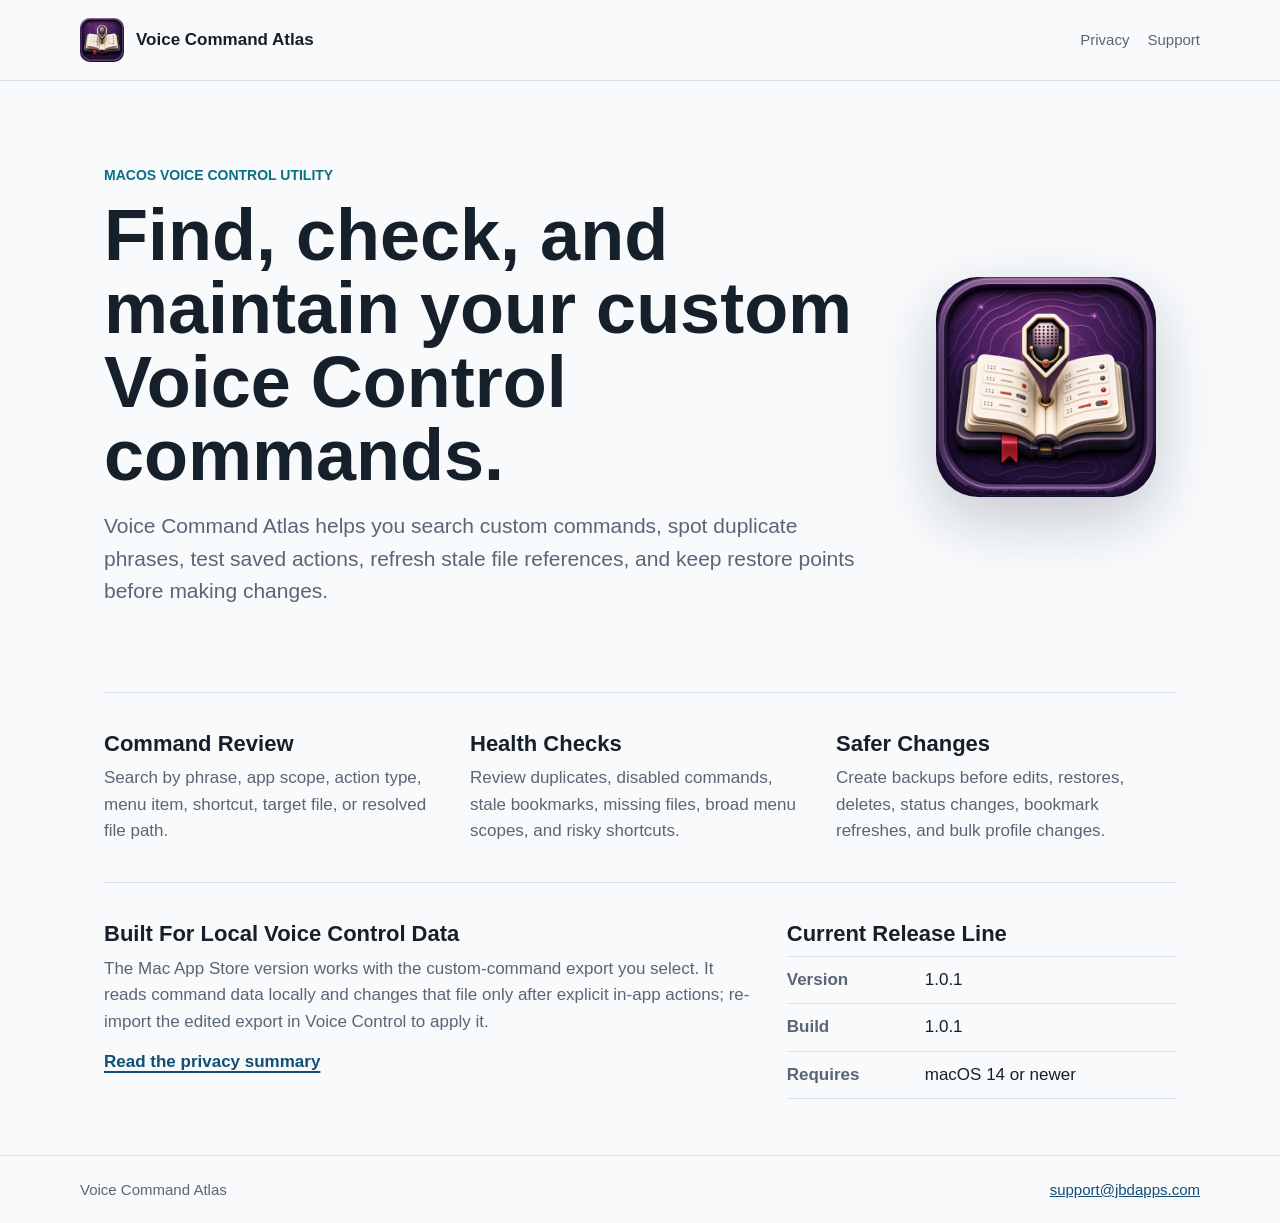
<file: index.html>
<!doctype html>
<html lang="en">
  <head>
    <meta charset="utf-8">
    <meta name="viewport" content="width=device-width, initial-scale=1">
    <title>Voice Command Atlas</title>
    <meta name="description" content="Voice Command Atlas is a native macOS utility for reviewing and maintaining custom Voice Control commands.">
    <link rel="stylesheet" href="styles.css">
  </head>
  <body>
    <header class="site-header">
      <a class="brand" href="index.html" aria-label="Voice Command Atlas home">
        <img src="assets/app-icon.png" alt="" width="44" height="44">
        <span>Voice Command Atlas</span>
      </a>
      <nav aria-label="Main navigation">
        <a href="privacy.html">Privacy</a>
        <a href="support.html">Support</a>
      </nav>
    </header>

    <main>
      <section class="hero">
        <div class="hero-copy">
          <p class="eyebrow">macOS Voice Control utility</p>
          <h1>Find, check, and maintain your custom Voice Control commands.</h1>
          <p class="lede">Voice Command Atlas helps you search custom commands, spot duplicate phrases, test saved actions, refresh stale file references, and keep restore points before making changes.</p>
        </div>
        <img class="hero-icon" src="assets/app-icon.png" alt="Voice Command Atlas app icon" width="220" height="220">
      </section>

      <section class="feature-band" aria-label="Main features">
        <div>
          <h2>Command Review</h2>
          <p>Search by phrase, app scope, action type, menu item, shortcut, target file, or resolved file path.</p>
        </div>
        <div>
          <h2>Health Checks</h2>
          <p>Review duplicates, disabled commands, stale bookmarks, missing files, broad menu scopes, and risky shortcuts.</p>
        </div>
        <div>
          <h2>Safer Changes</h2>
          <p>Create backups before edits, restores, deletes, status changes, bookmark refreshes, and bulk profile changes.</p>
        </div>
      </section>

      <section class="content-grid">
        <article>
          <h2>Built For Local Voice Control Data</h2>
          <p>The Mac App Store version works with the custom-command export you select. It reads command data locally and changes that file only after explicit in-app actions; re-import the edited export in Voice Control to apply it.</p>
          <a class="text-link" href="privacy.html">Read the privacy summary</a>
        </article>
        <article>
          <h2>Current Release Line</h2>
          <dl class="facts">
            <div>
              <dt>Version</dt>
              <dd>1.0.1</dd>
            </div>
            <div>
              <dt>Build</dt>
              <dd>1.0.1</dd>
            </div>
            <div>
              <dt>Requires</dt>
              <dd>macOS 14 or newer</dd>
            </div>
          </dl>
        </article>
      </section>
    </main>

    <footer>
      <span>Voice Command Atlas</span>
      <a href="mailto:support@jbdapps.com">support@jbdapps.com</a>
    </footer>
  </body>
</html>
</file>
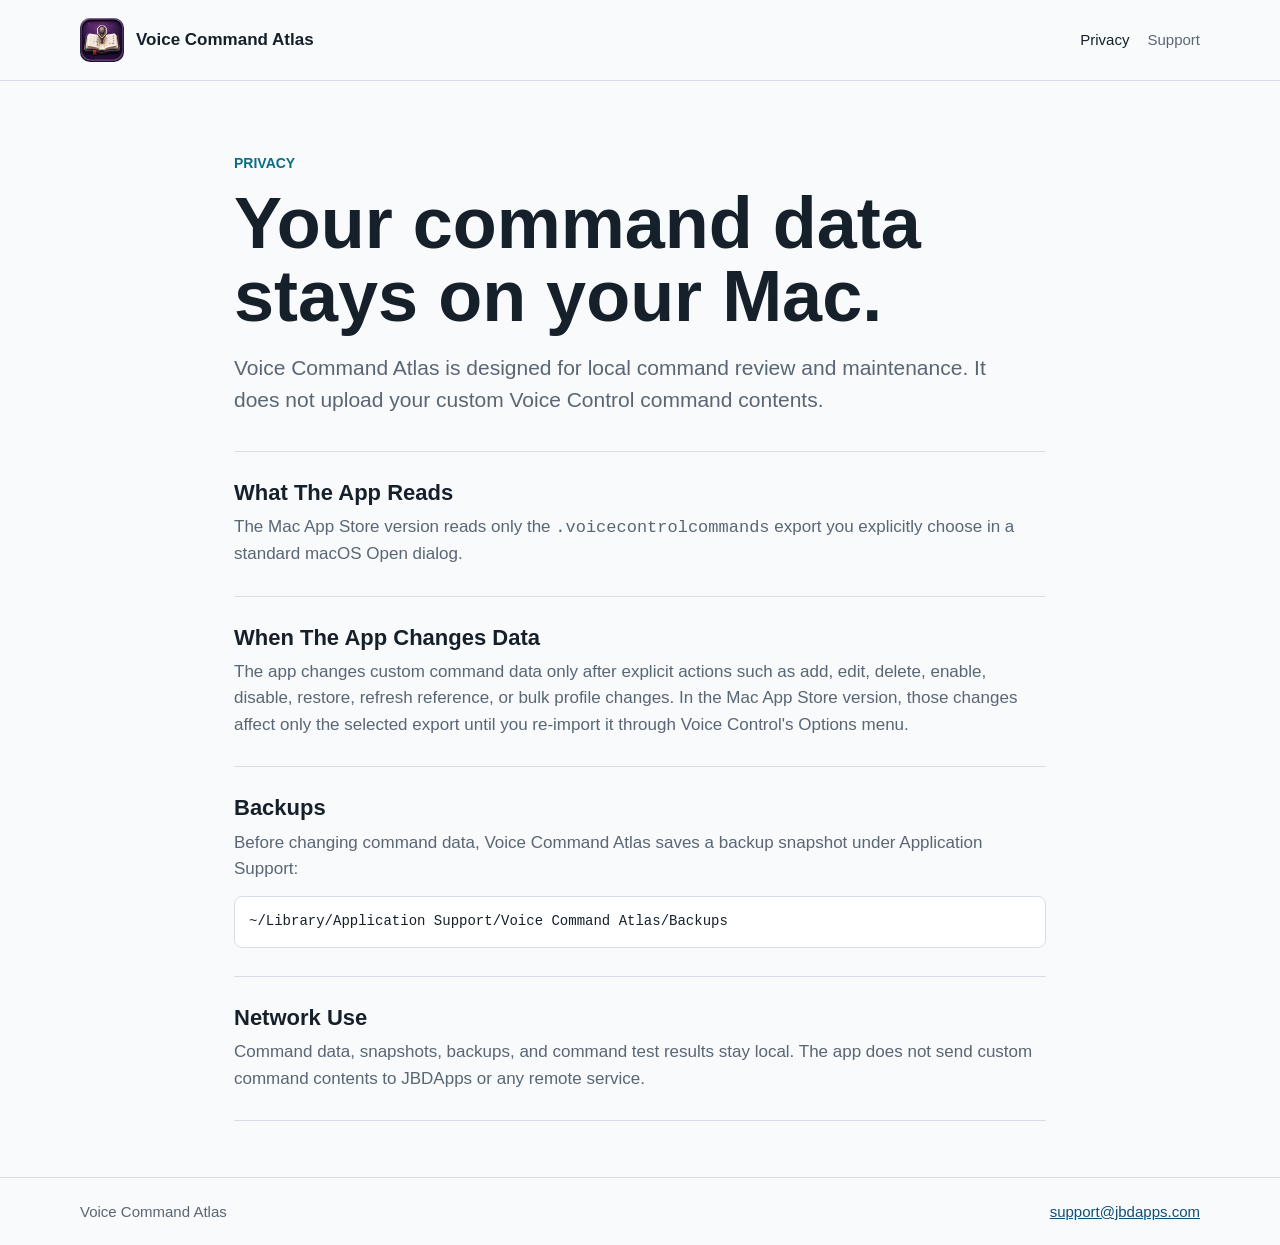
<file: privacy.html>
<!doctype html>
<html lang="en">
  <head>
    <meta charset="utf-8">
    <meta name="viewport" content="width=device-width, initial-scale=1">
    <title>Privacy - Voice Command Atlas</title>
    <meta name="description" content="Privacy details for Voice Command Atlas.">
    <link rel="stylesheet" href="styles.css">
  </head>
  <body>
    <header class="site-header">
      <a class="brand" href="index.html" aria-label="Voice Command Atlas home">
        <img src="assets/app-icon.png" alt="" width="44" height="44">
        <span>Voice Command Atlas</span>
      </a>
      <nav aria-label="Main navigation">
        <a href="privacy.html" aria-current="page">Privacy</a>
        <a href="support.html">Support</a>
      </nav>
    </header>

    <main class="narrow">
      <section class="page-title">
        <p class="eyebrow">Privacy</p>
        <h1>Your command data stays on your Mac.</h1>
        <p class="lede">Voice Command Atlas is designed for local command review and maintenance. It does not upload your custom Voice Control command contents.</p>
      </section>

      <section class="plain-section">
        <h2>What The App Reads</h2>
        <p>The Mac App Store version reads only the <code>.voicecontrolcommands</code> export you explicitly choose in a standard macOS Open dialog.</p>
      </section>

      <section class="plain-section">
        <h2>When The App Changes Data</h2>
        <p>The app changes custom command data only after explicit actions such as add, edit, delete, enable, disable, restore, refresh reference, or bulk profile changes. In the Mac App Store version, those changes affect only the selected export until you re-import it through Voice Control's Options menu.</p>
      </section>

      <section class="plain-section">
        <h2>Backups</h2>
        <p>Before changing command data, Voice Command Atlas saves a backup snapshot under Application Support:</p>
        <pre><code>~/Library/Application Support/Voice Command Atlas/Backups</code></pre>
      </section>

      <section class="plain-section">
        <h2>Network Use</h2>
        <p>Command data, snapshots, backups, and command test results stay local. The app does not send custom command contents to JBDApps or any remote service.</p>
      </section>
    </main>

    <footer>
      <span>Voice Command Atlas</span>
      <a href="mailto:support@jbdapps.com">support@jbdapps.com</a>
    </footer>
  </body>
</html>
</file>
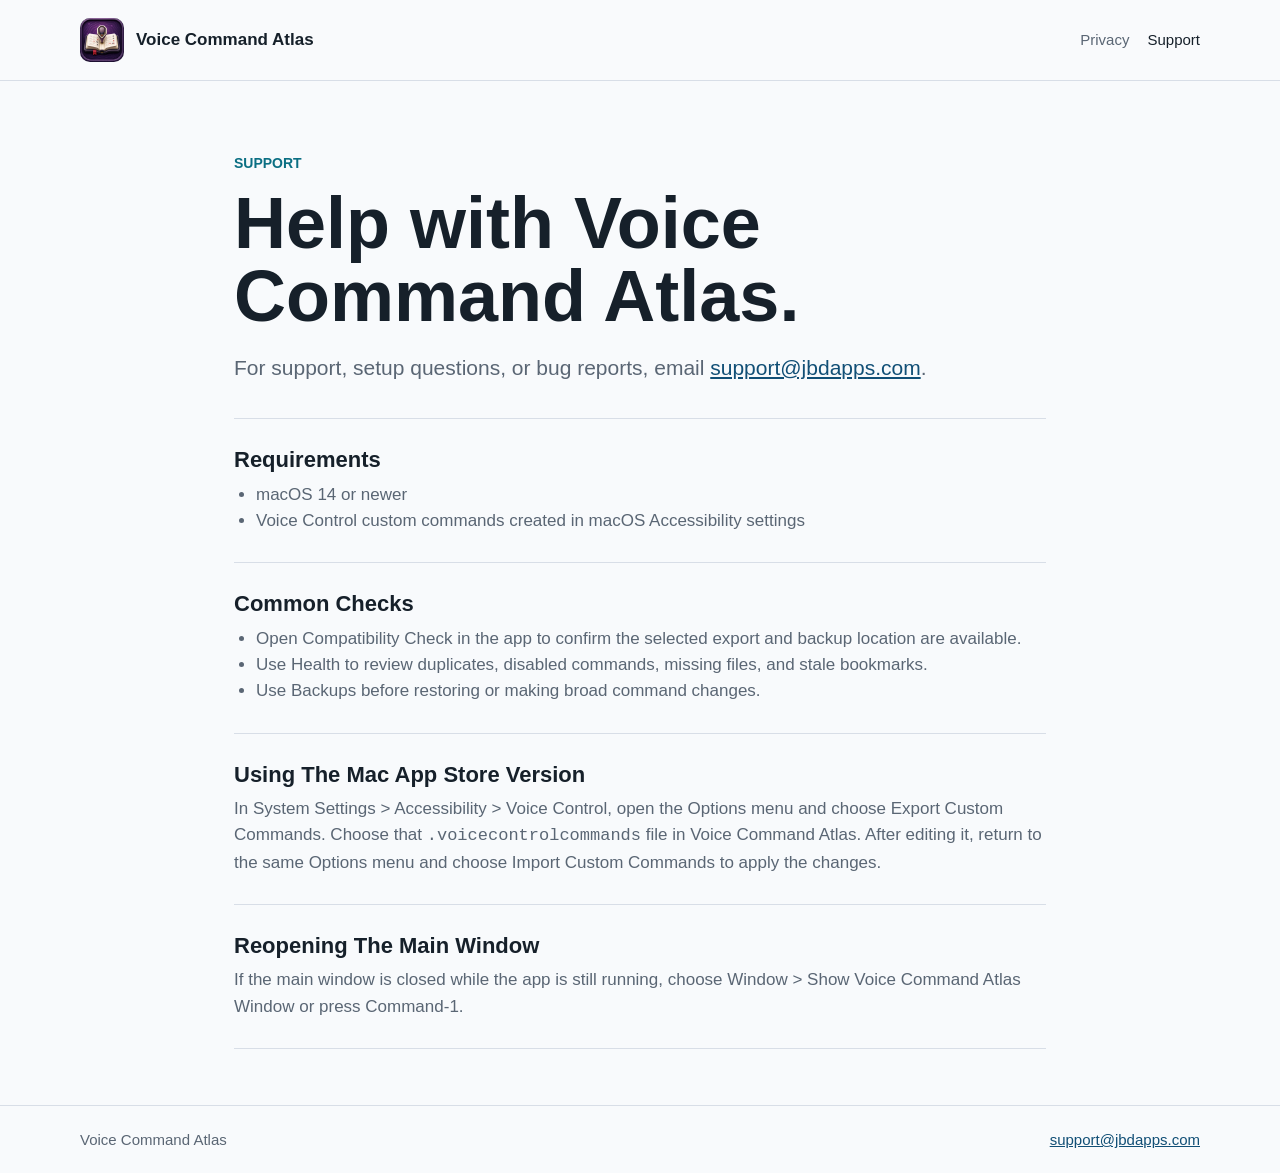
<file: support.html>
<!doctype html>
<html lang="en">
  <head>
    <meta charset="utf-8">
    <meta name="viewport" content="width=device-width, initial-scale=1">
    <title>Support - Voice Command Atlas</title>
    <meta name="description" content="Support information for Voice Command Atlas.">
    <link rel="stylesheet" href="styles.css">
  </head>
  <body>
    <header class="site-header">
      <a class="brand" href="index.html" aria-label="Voice Command Atlas home">
        <img src="assets/app-icon.png" alt="" width="44" height="44">
        <span>Voice Command Atlas</span>
      </a>
      <nav aria-label="Main navigation">
        <a href="privacy.html">Privacy</a>
        <a href="support.html" aria-current="page">Support</a>
      </nav>
    </header>

    <main class="narrow">
      <section class="page-title">
        <p class="eyebrow">Support</p>
        <h1>Help with Voice Command Atlas.</h1>
        <p class="lede">For support, setup questions, or bug reports, email <a href="mailto:support@jbdapps.com">support@jbdapps.com</a>.</p>
      </section>

      <section class="plain-section">
        <h2>Requirements</h2>
        <ul>
          <li>macOS 14 or newer</li>
          <li>Voice Control custom commands created in macOS Accessibility settings</li>
        </ul>
      </section>

      <section class="plain-section">
        <h2>Common Checks</h2>
        <ul>
          <li>Open Compatibility Check in the app to confirm the selected export and backup location are available.</li>
          <li>Use Health to review duplicates, disabled commands, missing files, and stale bookmarks.</li>
          <li>Use Backups before restoring or making broad command changes.</li>
        </ul>
      </section>

      <section class="plain-section">
        <h2>Using The Mac App Store Version</h2>
        <p>In System Settings &gt; Accessibility &gt; Voice Control, open the Options menu and choose Export Custom Commands. Choose that <code>.voicecontrolcommands</code> file in Voice Command Atlas. After editing it, return to the same Options menu and choose Import Custom Commands to apply the changes.</p>
      </section>

      <section class="plain-section">
        <h2>Reopening The Main Window</h2>
        <p>If the main window is closed while the app is still running, choose Window &gt; Show Voice Command Atlas Window or press Command-1.</p>
      </section>
    </main>

    <footer>
      <span>Voice Command Atlas</span>
      <a href="mailto:support@jbdapps.com">support@jbdapps.com</a>
    </footer>
  </body>
</html>
</file>
<file: styles.css>
:root {
  color-scheme: light dark;
  --bg: #f8fafc;
  --text: #16202a;
  --muted: #5a6674;
  --line: #d8dee7;
  --panel: #ffffff;
  --accent: #0b6f83;
  --accent-strong: #114f76;
  --soft: #e7f2f5;
}

* {
  box-sizing: border-box;
}

body {
  margin: 0;
  background: var(--bg);
  color: var(--text);
  font-family: -apple-system, BlinkMacSystemFont, "Segoe UI", sans-serif;
  font-size: 17px;
  line-height: 1.55;
}

a {
  color: var(--accent-strong);
}

.site-header {
  display: flex;
  align-items: center;
  justify-content: space-between;
  gap: 20px;
  padding: 18px max(24px, calc((100vw - 1120px) / 2));
  border-bottom: 1px solid var(--line);
  background: color-mix(in srgb, var(--bg) 92%, white);
}

.brand {
  display: inline-flex;
  align-items: center;
  gap: 12px;
  min-width: 0;
  color: var(--text);
  font-weight: 700;
  text-decoration: none;
}

.brand img {
  width: 44px;
  height: 44px;
  border-radius: 10px;
}

nav {
  display: flex;
  align-items: center;
  gap: 18px;
  font-size: 15px;
}

nav a {
  color: var(--muted);
  text-decoration: none;
}

nav a[aria-current="page"],
nav a:hover {
  color: var(--text);
}

main {
  max-width: 1120px;
  margin: 0 auto;
  padding: 0 24px 56px;
}

.hero {
  display: grid;
  grid-template-columns: minmax(0, 1fr) 260px;
  align-items: center;
  gap: 40px;
  min-height: clamp(420px, 68vh, 680px);
  border-bottom: 1px solid var(--line);
}

.hero h1,
.page-title h1 {
  max-width: 760px;
  margin: 0;
  font-size: clamp(40px, 7vw, 72px);
  line-height: 1.02;
  letter-spacing: 0;
}

.lede {
  max-width: 760px;
  margin: 18px 0 0;
  color: var(--muted);
  font-size: 21px;
}

.eyebrow {
  margin: 0 0 12px;
  color: var(--accent);
  font-size: 14px;
  font-weight: 700;
  letter-spacing: 0;
  text-transform: uppercase;
}

.hero-icon {
  width: min(220px, 34vw);
  height: auto;
  justify-self: center;
  border-radius: 42px;
  box-shadow: 0 22px 60px rgb(17 36 58 / 0.22);
}

.feature-band {
  display: grid;
  grid-template-columns: repeat(3, minmax(0, 1fr));
  gap: 26px;
  padding: 38px 0;
  border-bottom: 1px solid var(--line);
}

.feature-band h2,
.content-grid h2,
.plain-section h2 {
  margin: 0 0 8px;
  font-size: 22px;
  line-height: 1.2;
  letter-spacing: 0;
}

.feature-band p,
.content-grid p,
.plain-section p,
li {
  margin: 0;
  color: var(--muted);
}

.content-grid {
  display: grid;
  grid-template-columns: minmax(0, 1.25fr) minmax(280px, 0.75fr);
  gap: 34px;
  padding: 38px 0 0;
}

article {
  min-width: 0;
}

.text-link {
  display: inline-block;
  margin-top: 14px;
  font-weight: 700;
  text-decoration-thickness: 2px;
  text-underline-offset: 4px;
}

.facts {
  margin: 0;
  border-top: 1px solid var(--line);
}

.facts div {
  display: grid;
  grid-template-columns: 120px minmax(0, 1fr);
  gap: 18px;
  padding: 10px 0;
  border-bottom: 1px solid var(--line);
}

.facts dt {
  color: var(--muted);
  font-weight: 700;
}

.facts dd {
  margin: 0;
}

.narrow {
  max-width: 860px;
}

.page-title {
  padding: 72px 0 34px;
  border-bottom: 1px solid var(--line);
}

.plain-section {
  padding: 28px 0;
  border-bottom: 1px solid var(--line);
}

pre {
  max-width: 100%;
  overflow-x: auto;
  margin: 14px 0 0;
  padding: 14px;
  border: 1px solid var(--line);
  border-radius: 8px;
  background: var(--panel);
  color: var(--text);
  font-size: 14px;
}

ul {
  margin: 0;
  padding-left: 22px;
}

footer {
  display: flex;
  justify-content: space-between;
  gap: 20px;
  padding: 22px max(24px, calc((100vw - 1120px) / 2));
  border-top: 1px solid var(--line);
  color: var(--muted);
  font-size: 15px;
}

@media (prefers-color-scheme: dark) {
  :root {
    --bg: #111418;
    --text: #eef2f6;
    --muted: #a9b3bf;
    --line: #303842;
    --panel: #171c22;
    --accent: #73c7d5;
    --accent-strong: #9bdbe4;
    --soft: #172e35;
  }

  .site-header {
    background: color-mix(in srgb, var(--bg) 92%, black);
  }

  .hero-icon {
    box-shadow: 0 22px 60px rgb(0 0 0 / 0.35);
  }
}

@media (max-width: 760px) {
  .site-header,
  footer {
    align-items: flex-start;
    flex-direction: column;
  }

  .hero {
    grid-template-columns: 1fr;
    gap: 24px;
    min-height: auto;
    padding: 54px 0 32px;
  }

  .hero-icon {
    justify-self: start;
    width: 144px;
    border-radius: 28px;
  }

  .feature-band,
  .content-grid {
    grid-template-columns: 1fr;
  }

  .facts div {
    grid-template-columns: 1fr;
    gap: 2px;
  }
}
</file>
